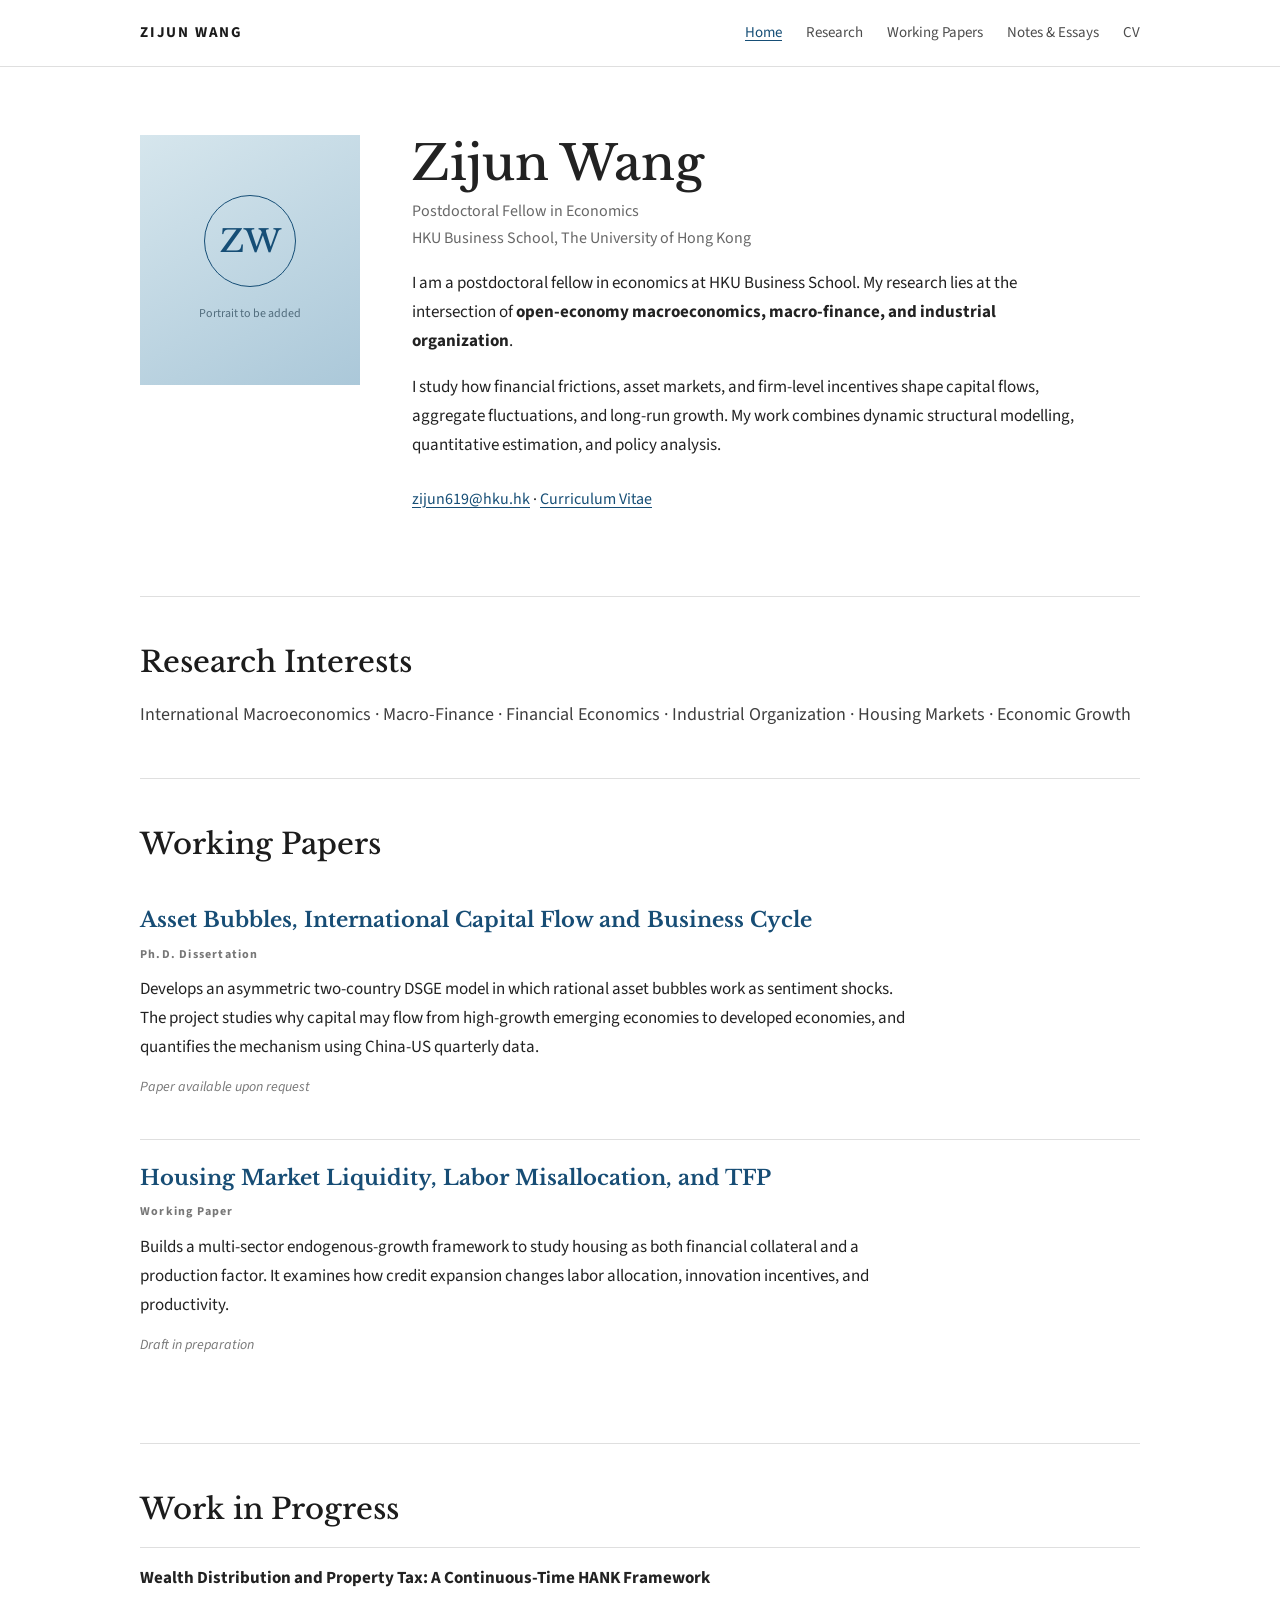
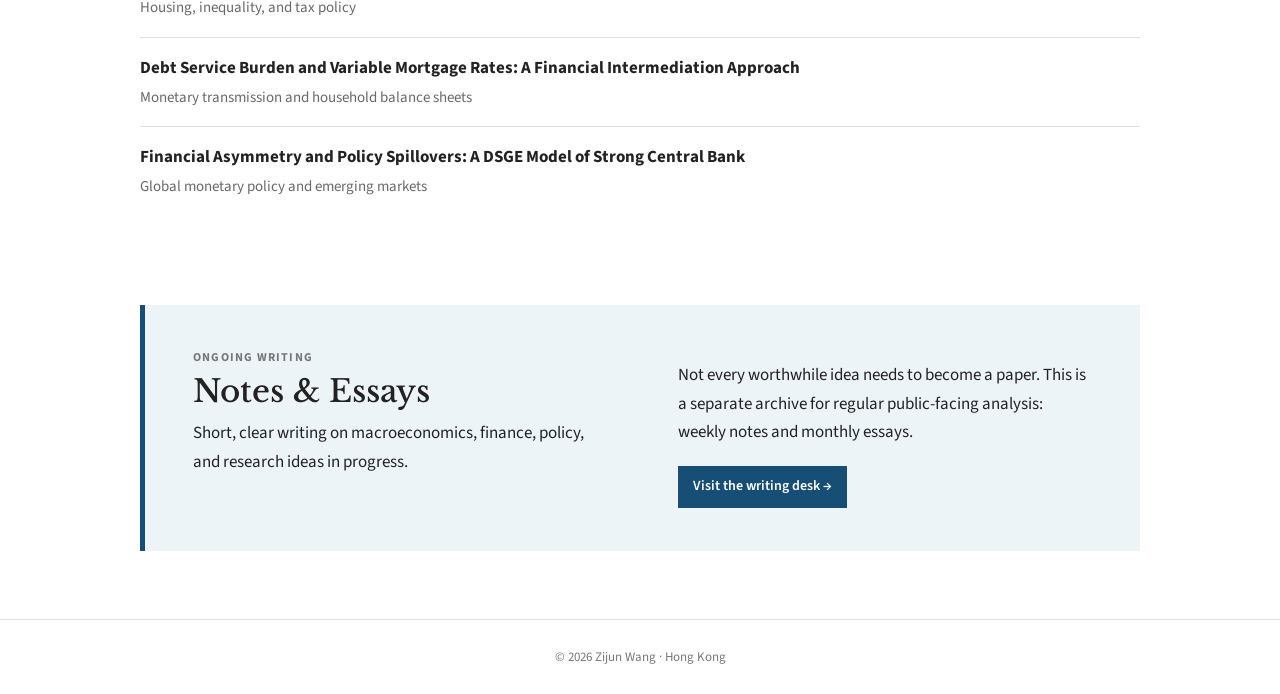
<file: index.html>
<!doctype html>
<html lang="en">
<head>
  <meta charset="utf-8"><meta name="viewport" content="width=device-width, initial-scale=1">
  <meta name="description" content="Zijun Wang - Postdoctoral Fellow in Economics at HKU Business School.">
  <title>Zijun Wang | Economist</title>
  <link rel="preconnect" href="https://fonts.googleapis.com"><link rel="preconnect" href="https://fonts.gstatic.com" crossorigin>
  <link href="https://fonts.googleapis.com/css2?family=Libre+Baskerville:ital,wght@0,400;0,700;1,400&family=Source+Sans+3:wght@400;600;700&display=swap" rel="stylesheet">
  <link rel="stylesheet" href="style.css">
</head>
<body>
  <header class="header"><div class="nav-wrap"><a class="wordmark" href="index.html">ZIJUN WANG</a><nav aria-label="Primary"><a class="active" href="index.html">Home</a><a href="#research">Research</a><a href="#papers">Working Papers</a><a href="notes.html">Notes &amp; Essays</a><a href="files/CV_Wang_Zijun.pdf">CV</a></nav></div></header>
  <main class="page">
    <section class="intro-grid">
      <div class="portrait" aria-label="Placeholder for a professional photograph"><span>ZW</span><small>Portrait to be added</small></div>
      <div class="bio">
        <h1>Zijun Wang</h1>
        <p class="role">Postdoctoral Fellow in Economics<br>HKU Business School, The University of Hong Kong</p>
        <p>I am a postdoctoral fellow in economics at HKU Business School. My research lies at the intersection of <strong>open-economy macroeconomics, macro-finance, and industrial organization</strong>.</p>
        <p>I study how financial frictions, asset markets, and firm-level incentives shape capital flows, aggregate fluctuations, and long-run growth. My work combines dynamic structural modelling, quantitative estimation, and policy analysis.</p>
        <p class="contact-line"><a href="mailto:zijun619@hku.hk">zijun619@hku.hk</a> · <a href="files/CV_Wang_Zijun.pdf">Curriculum Vitae</a></p>
      </div>
    </section>

    <section id="research" class="content-section"><h2>Research Interests</h2><p class="interests">International Macroeconomics · Macro-Finance · Financial Economics · Industrial Organization · Housing Markets · Economic Growth</p></section>

    <section id="papers" class="content-section"><h2>Working Papers</h2>
      <article class="paper"><h3>Asset Bubbles, International Capital Flow and Business Cycle</h3><p class="paper-meta">Ph.D. Dissertation</p><p>Develops an asymmetric two-country DSGE model in which rational asset bubbles work as sentiment shocks. The project studies why capital may flow from high-growth emerging economies to developed economies, and quantifies the mechanism using China-US quarterly data.</p><p class="paper-links"><span>Paper available upon request</span></p></article>
      <article class="paper"><h3>Housing Market Liquidity, Labor Misallocation, and TFP</h3><p class="paper-meta">Working Paper</p><p>Builds a multi-sector endogenous-growth framework to study housing as both financial collateral and a production factor. It examines how credit expansion changes labor allocation, innovation incentives, and productivity.</p><p class="paper-links"><span>Draft in preparation</span></p></article>
    </section>

    <section class="content-section"><h2>Work in Progress</h2>
      <ul class="work-list"><li><strong>Wealth Distribution and Property Tax: A Continuous-Time HANK Framework</strong><span>Housing, inequality, and tax policy</span></li><li><strong>Debt Service Burden and Variable Mortgage Rates: A Financial Intermediation Approach</strong><span>Monetary transmission and household balance sheets</span></li><li><strong>Financial Asymmetry and Policy Spillovers: A DSGE Model of Strong Central Bank</strong><span>Global monetary policy and emerging markets</span></li></ul>
    </section>

    <section class="notes-banner"><div><p class="kicker">ONGOING WRITING</p><h2>Notes &amp; Essays</h2><p>Short, clear writing on macroeconomics, finance, policy, and research ideas in progress.</p></div><div class="notes-action"><p>Not every worthwhile idea needs to become a paper. This is a separate archive for regular public-facing analysis: weekly notes and monthly essays.</p><a class="button" href="notes.html">Visit the writing desk →</a></div></section>
  </main>
  <footer>© 2026 Zijun Wang · Hong Kong</footer>
</body></html>
</file>
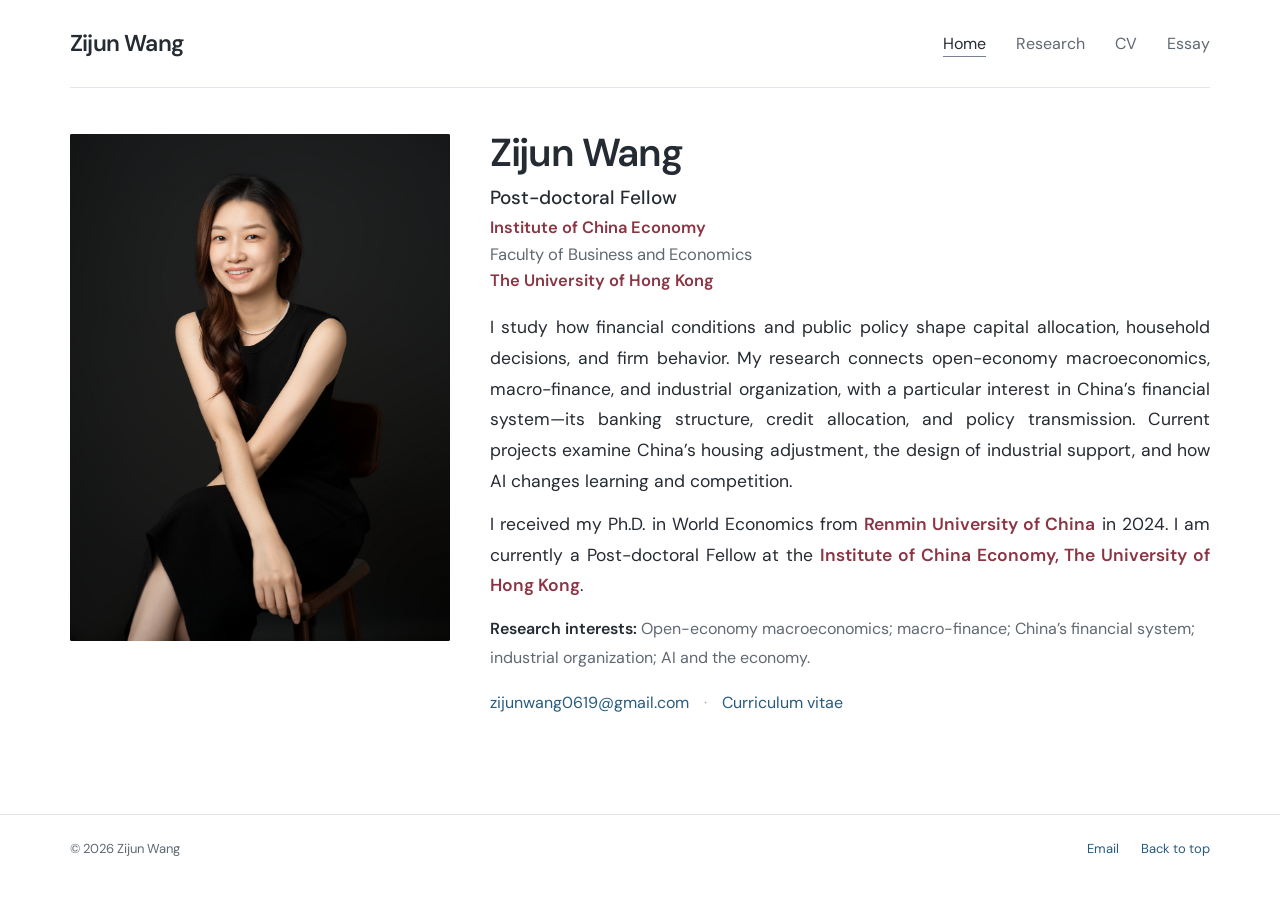
<file: docs/index.html>
<!doctype html>
<html lang="en">
<head>
  <meta charset="utf-8">
  <meta name="viewport" content="width=device-width, initial-scale=1">
  <meta name="description" content="Zijun Wang, Post-doctoral Fellow at the Institute of China Economy, Faculty of Business and Economics, The University of Hong Kong. Research in macroeconomics, macro-finance, China’s financial system, industrial organization, and AI.">
  <meta name="theme-color" content="#ffffff">
  <title>Zijun Wang | Economics</title>
  <link rel="stylesheet" href="fonts/fonts.css">
  <link rel="stylesheet" href="style.css?v=20261025-pages">
  <link rel="icon" href="favicon.svg" type="image/svg+xml">
</head>
<body>
  <a class="skip-link" href="#main">Skip to content</a>
  <header class="site-header">
    <div class="shell header-inner">
      <a class="wordmark" href="index.html">Zijun Wang</a>
      <nav class="primary-nav" aria-label="Primary navigation">
        <a href="index.html" aria-current="page">Home</a>
        <a href="research.html">Research</a>
        <a href="files/CV_Wang_Zijun.pdf">CV</a>
        <a href="notes.html">Essay</a>
      </nav>
    </div>
  </header>

  <main class="shell home-main" id="main">
    <section class="profile-grid" id="about" aria-labelledby="name">
      <figure class="portrait">
        <img class="profile-photo" src="images/zijun-wang-portrait.jpg" width="380" height="507" alt="Portrait of Zijun Wang" fetchpriority="high">
      </figure>
      <div class="profile-content">
        <div class="profile-heading">
          <h1 id="name">Zijun Wang</h1>
          <p class="profile-subtitle">Post-doctoral Fellow</p>
          <p class="profile-affiliation"><a class="institution-link" href="https://ice.hkubs.hku.hk/">Institute of China Economy</a><br>Faculty of Business and Economics<br><a class="institution-link" href="https://www.hku.hk/">The University of Hong Kong</a></p>
        </div>
        <p class="bio">I study how financial conditions and public policy shape capital allocation, household decisions, and firm behavior. My research connects open-economy macroeconomics, macro-finance, and industrial organization, with a particular interest in China’s financial system—its banking structure, credit allocation, and policy transmission. Current projects examine China’s housing adjustment, the design of industrial support, and how AI changes learning and competition.</p>
        <p class="bio">I received my Ph.D. in World Economics from <a class="institution-link" href="https://en.ruc.edu.cn/">Renmin University of China</a> in 2024. I am currently a Post-doctoral Fellow at the <a class="institution-link" href="https://ice.hkubs.hku.hk/home/people/">Institute of China Economy, The University of Hong Kong</a>.</p>
        <p class="research-fields"><strong>Research interests:</strong> Open-economy macroeconomics; macro-finance; China’s financial system; industrial organization; AI and the economy.</p>
        <div class="profile-links"><a href="mailto:zijunwang0619@gmail.com">zijunwang0619@gmail.com</a><span aria-hidden="true">·</span><a href="files/CV_Wang_Zijun.pdf">Curriculum vitae</a></div>
      </div>
    </section>

  </main>
  <footer class="site-footer"><div class="shell footer-inner"><p>© 2026 Zijun Wang</p><div class="footer-links"><a href="mailto:zijunwang0619@gmail.com">Email</a><a href="#main">Back to top</a></div></div></footer>
</body>
</html>
</file>
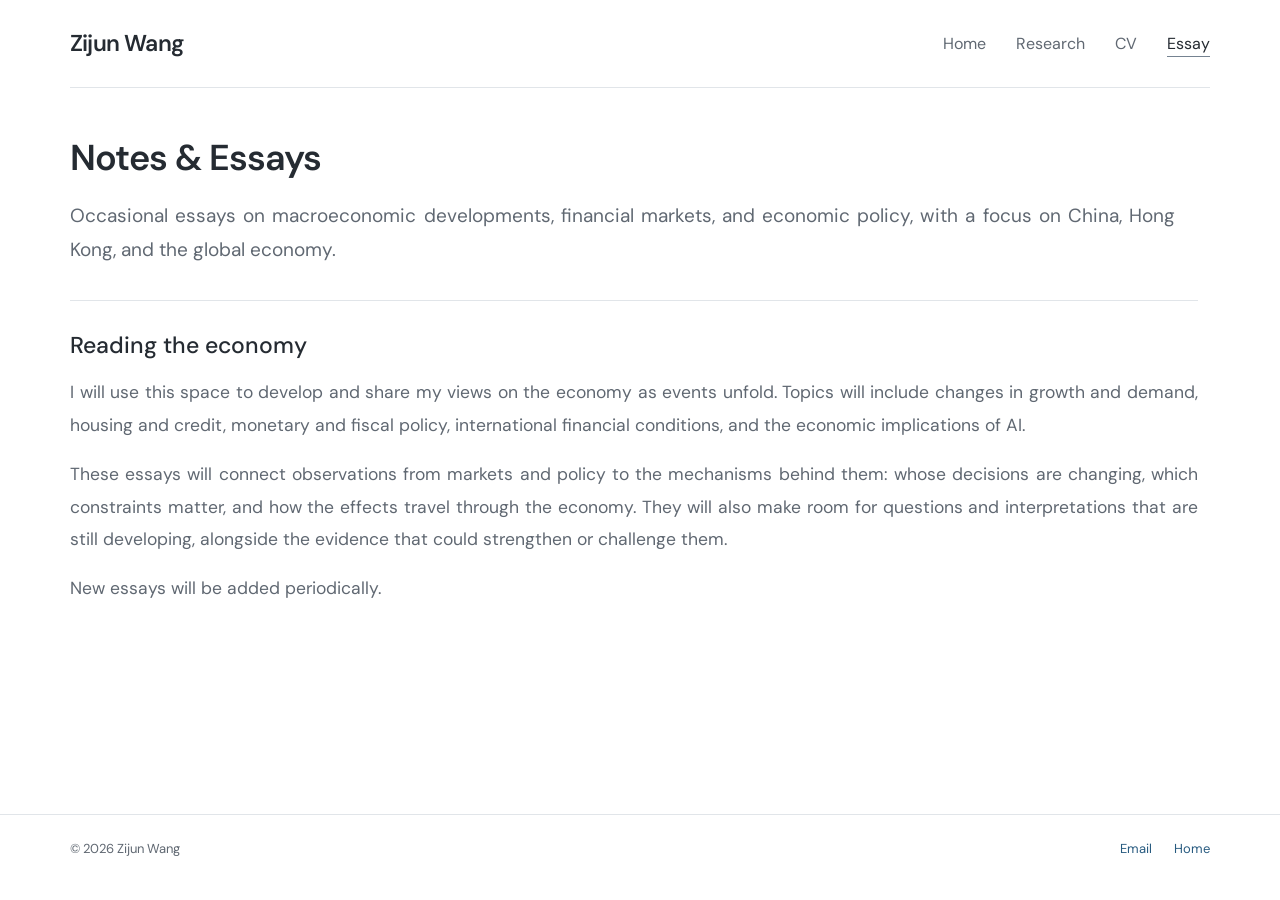
<file: docs/notes.html>
<!doctype html>
<html lang="en">
<head>
  <meta charset="utf-8">
  <meta name="viewport" content="width=device-width, initial-scale=1">
  <meta name="description" content="Notes and essays on economics, finance and policy by Zijun Wang.">
  <title>Essay | Zijun Wang</title>
  <meta name="theme-color" content="#ffffff">
  <link rel="stylesheet" href="fonts/fonts.css">
  <link rel="icon" href="favicon.svg" type="image/svg+xml">
  <link rel="stylesheet" href="style.css?v=20261025-pages">
</head>
<body>
  <a class="skip-link" href="#main">Skip to content</a>
  <header class="site-header">
    <div class="shell header-inner">
      <a class="wordmark" href="index.html" aria-label="Zijun Wang, home">
        <span class="wordmark-en">Zijun Wang</span>
      </a>
      <nav class="primary-nav" aria-label="Primary navigation">
        <a href="index.html">Home</a>
        <a href="research.html">Research</a>
        <a href="files/CV_Wang_Zijun.pdf" class="nav-cv">CV</a>
        <a href="notes.html" aria-current="page">Essay</a>
      </nav>
    </div>
  </header>

  <main id="main" class="shell notes-main">
    <h1 class="page-title">Notes &amp; Essays</h1>
    <p class="page-deck">Occasional essays on macroeconomic developments, financial markets, and economic policy, with a focus on China, Hong Kong, and the global economy.</p>
    <section class="writing-intro" aria-labelledby="writing-about">
      <h2 id="writing-about" class="archive-heading">Reading the economy</h2>
      <p>I will use this space to develop and share my views on the economy as events unfold. Topics will include changes in growth and demand, housing and credit, monetary and fiscal policy, international financial conditions, and the economic implications of AI.</p>
      <p>These essays will connect observations from markets and policy to the mechanisms behind them: whose decisions are changing, which constraints matter, and how the effects travel through the economy. They will also make room for questions and interpretations that are still developing, alongside the evidence that could strengthen or challenge them.</p>
      <p>New essays will be added periodically.</p>
    </section>
  </main>

  <footer class="site-footer">
    <div class="shell footer-inner">
      <span class="footer-name">© 2026 Zijun Wang</span>
      <div class="footer-links">
        <a href="mailto:zijunwang0619@gmail.com">Email</a>
        <a href="index.html">Home</a>
      </div>
    </div>
  </footer>
</body>
</html>
</file>
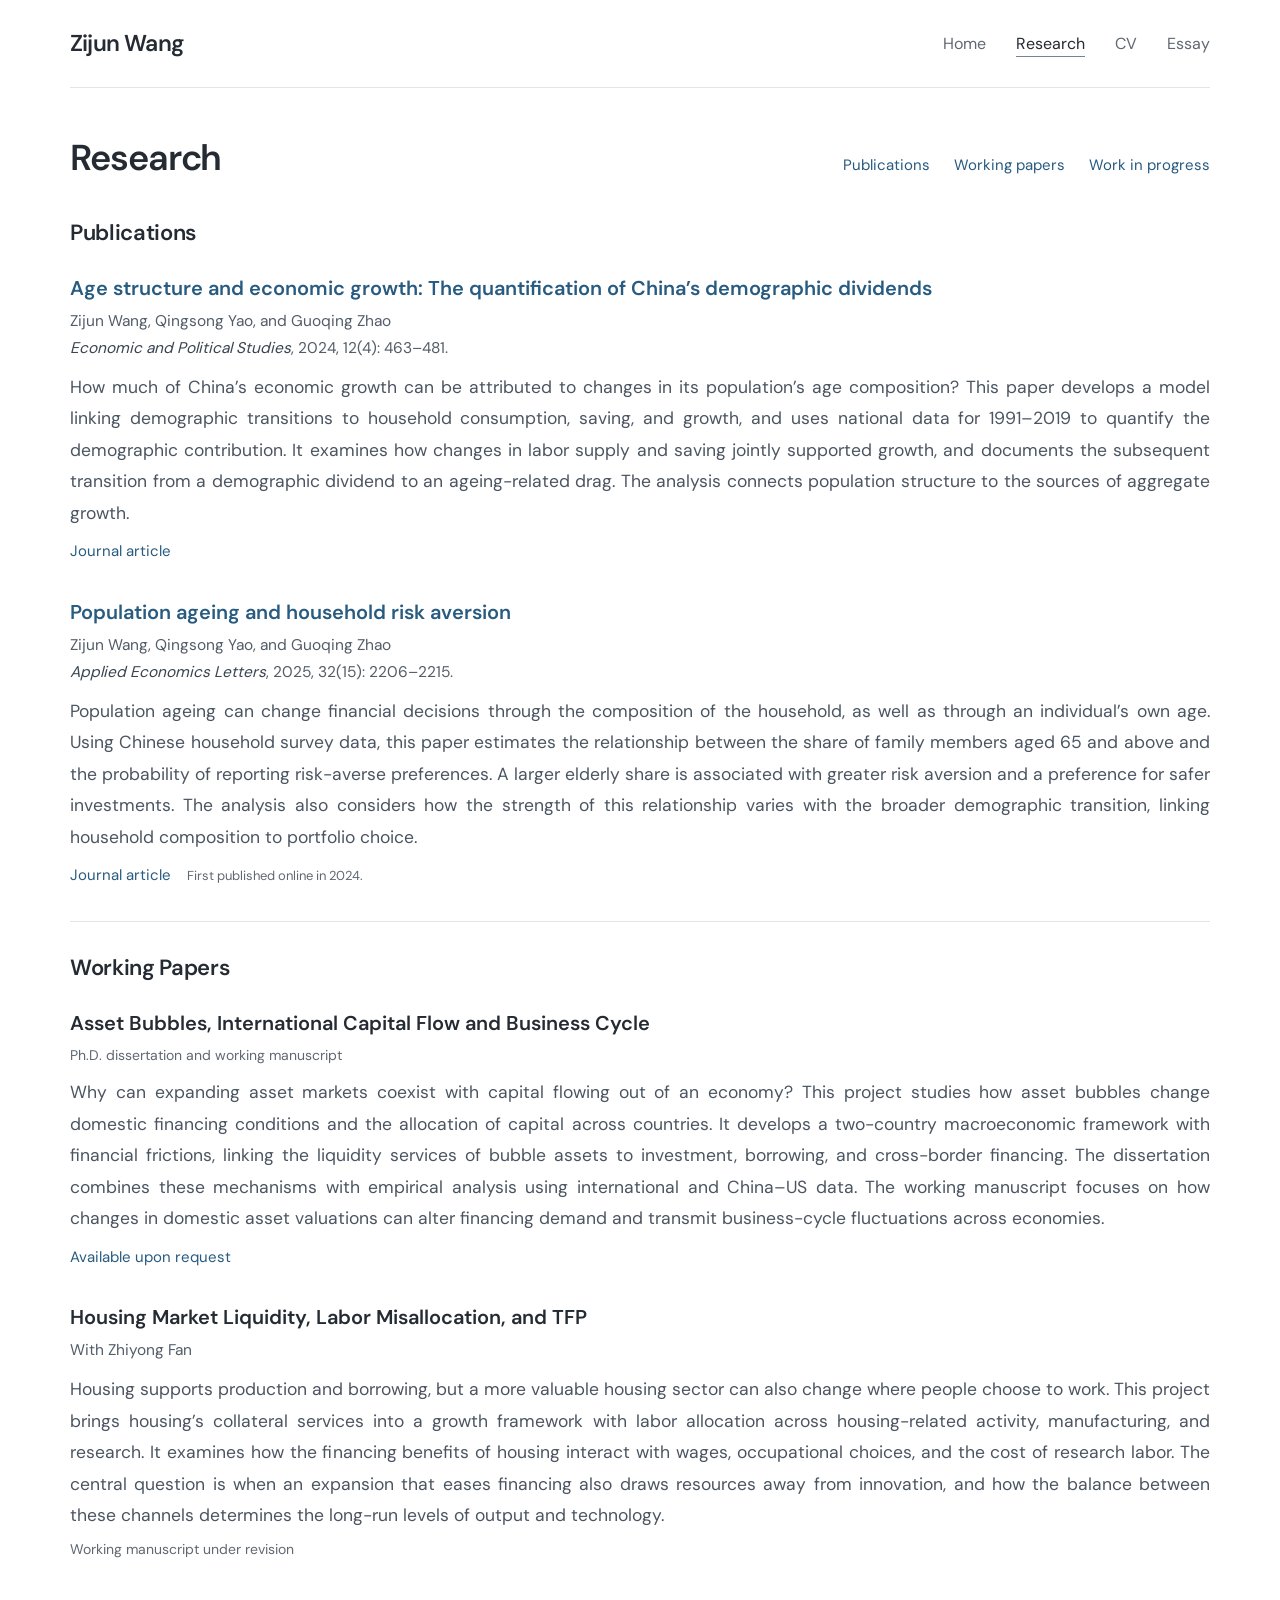
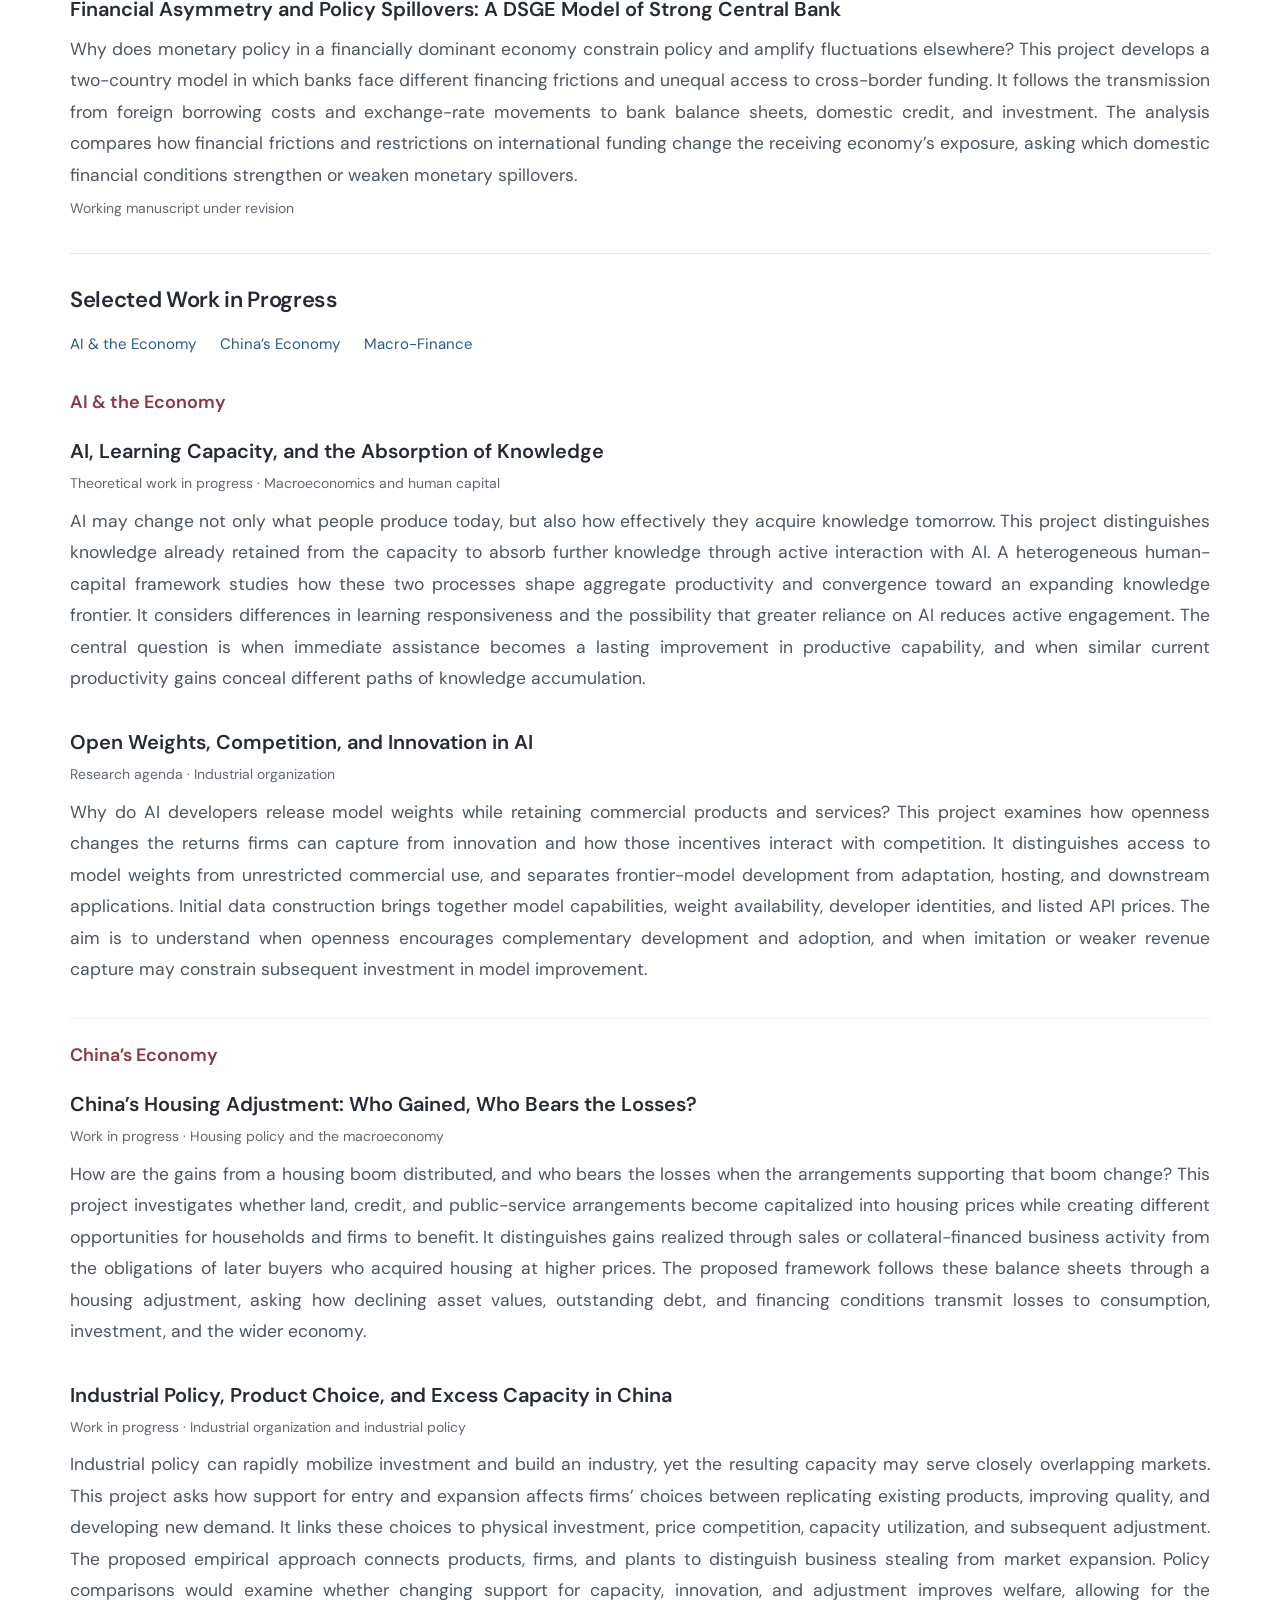
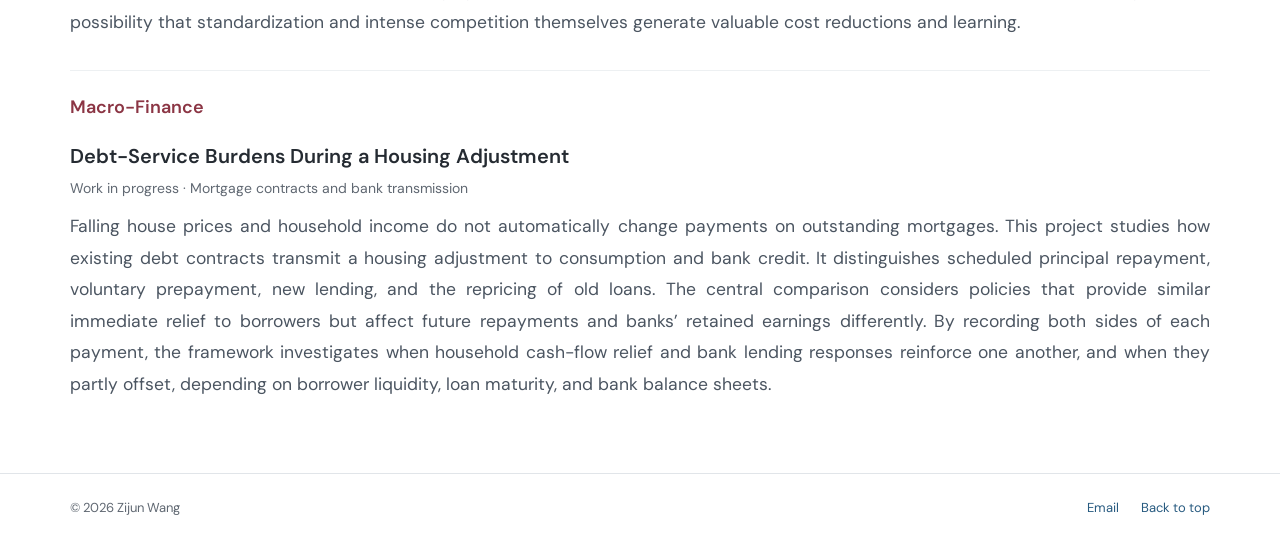
<file: docs/research.html>
<!doctype html>
<html lang="en">
<head>
  <meta charset="utf-8">
  <meta name="viewport" content="width=device-width, initial-scale=1">
  <meta name="description" content="Publications, working papers, and ongoing research by Zijun Wang in macroeconomics, macro-finance, China’s economy, industrial organization, and AI.">
  <meta name="theme-color" content="#ffffff">
  <title>Research | Zijun Wang</title>
  <link rel="stylesheet" href="fonts/fonts.css">
  <link rel="stylesheet" href="style.css?v=20261025-pages">
  <link rel="icon" href="favicon.svg" type="image/svg+xml">
</head>
<body>
  <a class="skip-link" href="#main">Skip to content</a>
  <header class="site-header">
    <div class="shell header-inner">
      <a class="wordmark" href="index.html">Zijun Wang</a>
      <nav class="primary-nav" aria-label="Primary navigation">
        <a href="index.html">Home</a>
        <a href="research.html" aria-current="page">Research</a>
        <a href="files/CV_Wang_Zijun.pdf">CV</a>
        <a href="notes.html">Essay</a>
      </nav>
    </div>
  </header>

  <main class="shell research-main" id="main">
    <div class="research-header" id="research">
      <h1 class="page-title">Research</h1>
      <nav class="research-jump" aria-label="Research sections"><a href="#publications">Publications</a><a href="#working-papers">Working papers</a><a href="#work-in-progress">Work in progress</a></nav>
    </div>

    <section class="research-section" id="publications" aria-labelledby="publications-title">
      <h2 class="group-title" id="publications-title">Publications</h2>
      <article class="paper">
        <h3 class="paper-title"><a href="https://doi.org/10.1080/20954816.2024.2346958">Age structure and economic growth: The quantification of China’s demographic dividends</a></h3>
        <p class="paper-authors">Zijun Wang, Qingsong Yao, and Guoqing Zhao</p>
        <p class="paper-venue"><em>Economic and Political Studies</em>, 2024, 12(4): 463–481.</p>
        <p class="paper-description">How much of China’s economic growth can be attributed to changes in its population’s age composition? This paper develops a model linking demographic transitions to household consumption, saving, and growth, and uses national data for 1991–2019 to quantify the demographic contribution. It examines how changes in labor supply and saving jointly supported growth, and documents the subsequent transition from a demographic dividend to an ageing-related drag. The analysis connects population structure to the sources of aggregate growth.</p>
        <p class="paper-links"><a href="https://doi.org/10.1080/20954816.2024.2346958">Journal article</a></p>
      </article>
      <article class="paper">
        <h3 class="paper-title"><a href="https://doi.org/10.1080/13504851.2024.2332562">Population ageing and household risk aversion</a></h3>
        <p class="paper-authors">Zijun Wang, Qingsong Yao, and Guoqing Zhao</p>
        <p class="paper-venue"><em>Applied Economics Letters</em>, 2025, 32(15): 2206–2215.</p>
        <p class="paper-description">Population ageing can change financial decisions through the composition of the household, as well as through an individual’s own age. Using Chinese household survey data, this paper estimates the relationship between the share of family members aged 65 and above and the probability of reporting risk-averse preferences. A larger elderly share is associated with greater risk aversion and a preference for safer investments. The analysis also considers how the strength of this relationship varies with the broader demographic transition, linking household composition to portfolio choice.</p>
        <p class="paper-links"><a href="https://doi.org/10.1080/13504851.2024.2332562">Journal article</a><span class="publication-note">First published online in 2024.</span></p>
      </article>
    </section>

    <section class="research-section" id="working-papers" aria-labelledby="working-title">
      <h2 class="group-title" id="working-title">Working Papers</h2>
      <article class="paper">
        <h3 class="paper-title">Asset Bubbles, International Capital Flow and Business Cycle</h3>
        <p class="paper-status">Ph.D. dissertation and working manuscript</p>
        <p class="paper-description">Why can expanding asset markets coexist with capital flowing out of an economy? This project studies how asset bubbles change domestic financing conditions and the allocation of capital across countries. It develops a two-country macroeconomic framework with financial frictions, linking the liquidity services of bubble assets to investment, borrowing, and cross-border financing. The dissertation combines these mechanisms with empirical analysis using international and China–US data. The working manuscript focuses on how changes in domestic asset valuations can alter financing demand and transmit business-cycle fluctuations across economies.</p>
        <p class="paper-links"><a href="mailto:zijunwang0619@gmail.com?subject=Paper%20request%3A%20Asset%20Bubbles%20and%20International%20Capital%20Flow">Available upon request</a></p>
      </article>
      <article class="paper">
        <h3 class="paper-title">Housing Market Liquidity, Labor Misallocation, and TFP</h3>
        <p class="paper-authors">With Zhiyong Fan</p>
        <p class="paper-description">Housing supports production and borrowing, but a more valuable housing sector can also change where people choose to work. This project brings housing’s collateral services into a growth framework with labor allocation across housing-related activity, manufacturing, and research. It examines how the financing benefits of housing interact with wages, occupational choices, and the cost of research labor. The central question is when an expansion that eases financing also draws resources away from innovation, and how the balance between these channels determines the long-run levels of output and technology.</p>
        <p class="paper-status">Working manuscript under revision</p>
      </article>
      <article class="paper">
        <h3 class="paper-title">Financial Asymmetry and Policy Spillovers: A DSGE Model of Strong Central Bank</h3>
        <p class="paper-description">Why does monetary policy in a financially dominant economy constrain policy and amplify fluctuations elsewhere? This project develops a two-country model in which banks face different financing frictions and unequal access to cross-border funding. It follows the transmission from foreign borrowing costs and exchange-rate movements to bank balance sheets, domestic credit, and investment. The analysis compares how financial frictions and restrictions on international funding change the receiving economy’s exposure, asking which domestic financial conditions strengthen or weaken monetary spillovers.</p>
        <p class="paper-status">Working manuscript under revision</p>
      </article>
    </section>

    <section class="research-section" id="work-in-progress" aria-labelledby="progress-title">
      <h2 class="group-title" id="progress-title">Selected Work in Progress</h2>
      <nav class="progress-jump" aria-label="Work in progress themes"><a href="#ai-economy">AI &amp; the Economy</a><a href="#china-economy">China’s Economy</a><a href="#macro-finance">Macro-Finance</a></nav>

      <section class="research-theme" id="ai-economy" aria-labelledby="ai-title">
        <h3 class="theme-title" id="ai-title">AI &amp; the Economy</h3>
        <article class="paper">
          <h4 class="paper-title">AI, Learning Capacity, and the Absorption of Knowledge</h4>
          <p class="paper-status">Theoretical work in progress · Macroeconomics and human capital</p>
          <p class="paper-description">AI may change not only what people produce today, but also how effectively they acquire knowledge tomorrow. This project distinguishes knowledge already retained from the capacity to absorb further knowledge through active interaction with AI. A heterogeneous human-capital framework studies how these two processes shape aggregate productivity and convergence toward an expanding knowledge frontier. It considers differences in learning responsiveness and the possibility that greater reliance on AI reduces active engagement. The central question is when immediate assistance becomes a lasting improvement in productive capability, and when similar current productivity gains conceal different paths of knowledge accumulation.</p>
        </article>
        <article class="paper">
          <h4 class="paper-title">Open Weights, Competition, and Innovation in AI</h4>
          <p class="paper-status">Research agenda · Industrial organization</p>
          <p class="paper-description">Why do AI developers release model weights while retaining commercial products and services? This project examines how openness changes the returns firms can capture from innovation and how those incentives interact with competition. It distinguishes access to model weights from unrestricted commercial use, and separates frontier-model development from adaptation, hosting, and downstream applications. Initial data construction brings together model capabilities, weight availability, developer identities, and listed API prices. The aim is to understand when openness encourages complementary development and adoption, and when imitation or weaker revenue capture may constrain subsequent investment in model improvement.</p>
        </article>
      </section>

      <section class="research-theme" id="china-economy" aria-labelledby="china-title">
        <h3 class="theme-title" id="china-title">China’s Economy</h3>
        <article class="paper">
          <h4 class="paper-title">China’s Housing Adjustment: Who Gained, Who Bears the Losses?</h4>
          <p class="paper-status">Work in progress · Housing policy and the macroeconomy</p>
          <p class="paper-description">How are the gains from a housing boom distributed, and who bears the losses when the arrangements supporting that boom change? This project investigates whether land, credit, and public-service arrangements become capitalized into housing prices while creating different opportunities for households and firms to benefit. It distinguishes gains realized through sales or collateral-financed business activity from the obligations of later buyers who acquired housing at higher prices. The proposed framework follows these balance sheets through a housing adjustment, asking how declining asset values, outstanding debt, and financing conditions transmit losses to consumption, investment, and the wider economy.</p>
        </article>
        <article class="paper">
          <h4 class="paper-title">Industrial Policy, Product Choice, and Excess Capacity in China</h4>
          <p class="paper-status">Work in progress · Industrial organization and industrial policy</p>
          <p class="paper-description">Industrial policy can rapidly mobilize investment and build an industry, yet the resulting capacity may serve closely overlapping markets. This project asks how support for entry and expansion affects firms’ choices between replicating existing products, improving quality, and developing new demand. It links these choices to physical investment, price competition, capacity utilization, and subsequent adjustment. The proposed empirical approach connects products, firms, and plants to distinguish business stealing from market expansion. Policy comparisons would examine whether changing support for capacity, innovation, and adjustment improves welfare, allowing for the possibility that standardization and intense competition themselves generate valuable cost reductions and learning.</p>
        </article>
      </section>

      <section class="research-theme" id="macro-finance" aria-labelledby="macro-title">
        <h3 class="theme-title" id="macro-title">Macro-Finance</h3>
        <article class="paper">
          <h4 class="paper-title">Debt-Service Burdens During a Housing Adjustment</h4>
          <p class="paper-status">Work in progress · Mortgage contracts and bank transmission</p>
          <p class="paper-description">Falling house prices and household income do not automatically change payments on outstanding mortgages. This project studies how existing debt contracts transmit a housing adjustment to consumption and bank credit. It distinguishes scheduled principal repayment, voluntary prepayment, new lending, and the repricing of old loans. The central comparison considers policies that provide similar immediate relief to borrowers but affect future repayments and banks’ retained earnings differently. By recording both sides of each payment, the framework investigates when household cash-flow relief and bank lending responses reinforce one another, and when they partly offset, depending on borrower liquidity, loan maturity, and bank balance sheets.</p>
        </article>
      </section>
    </section>
  </main>
  <footer class="site-footer"><div class="shell footer-inner"><p>© 2026 Zijun Wang</p><div class="footer-links"><a href="mailto:zijunwang0619@gmail.com">Email</a><a href="#main">Back to top</a></div></div></footer>
</body>
</html>
</file>
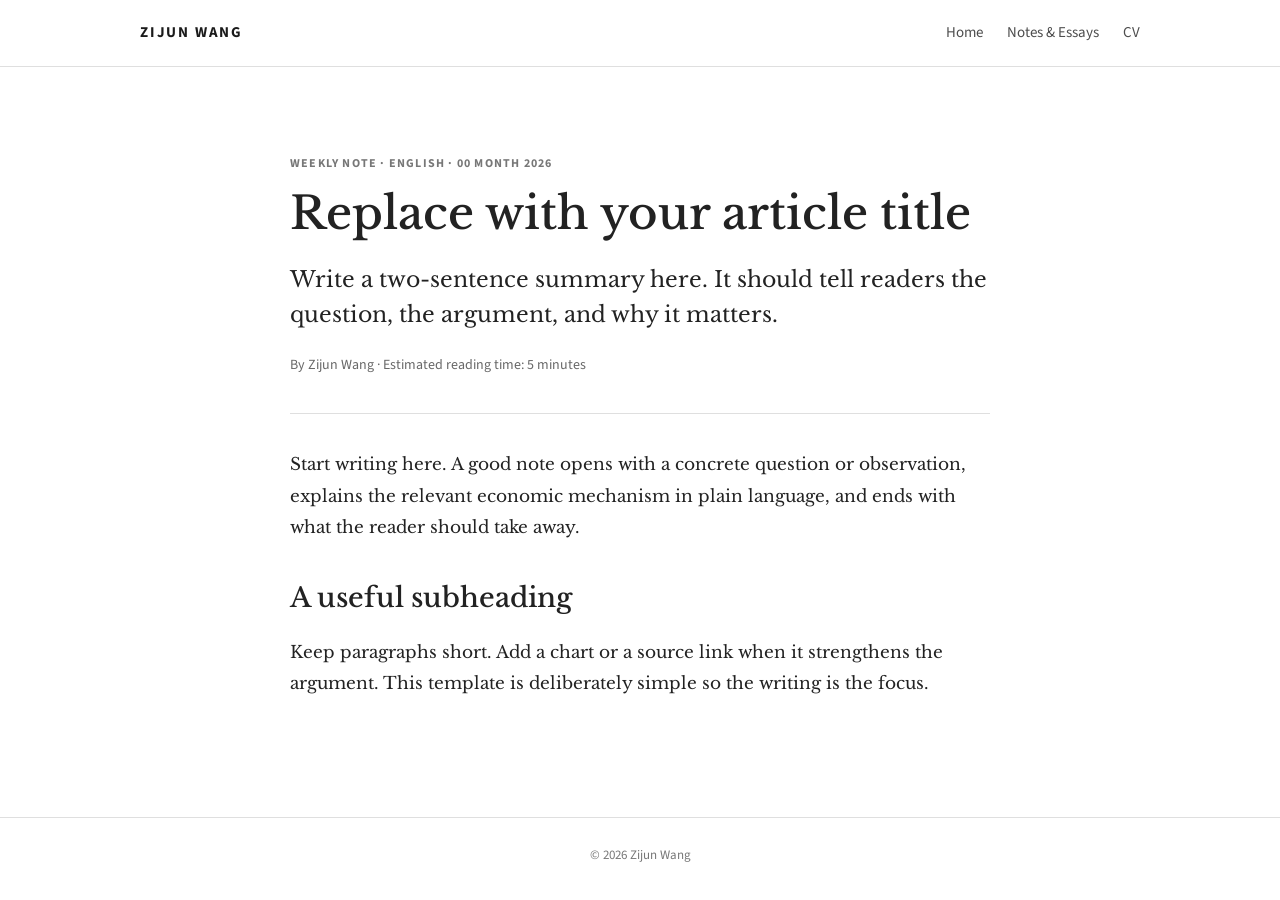
<file: economics-academic-homepage/article-template.html>
<!doctype html>
<html lang="en">
<head>
  <meta charset="utf-8"><meta name="viewport" content="width=device-width, initial-scale=1"><title>Article Title | Zijun Wang</title>
  <link rel="preconnect" href="https://fonts.googleapis.com"><link rel="preconnect" href="https://fonts.gstatic.com" crossorigin>
  <link href="https://fonts.googleapis.com/css2?family=Libre+Baskerville:ital,wght@0,400;0,700;1,400&family=Source+Sans+3:wght@400;600;700&display=swap" rel="stylesheet"><link rel="stylesheet" href="style.css">
</head>
<body><header class="header"><div class="nav-wrap"><a class="wordmark" href="index.html">ZIJUN WANG</a><nav><a href="index.html">Home</a><a href="notes.html">Notes &amp; Essays</a><a href="files/CV_Wang_Zijun.pdf">CV</a></nav></div></header>
<main class="article-page"><p class="kicker">WEEKLY NOTE · ENGLISH · 00 MONTH 2026</p><h1>Replace with your article title</h1><p class="article-deck">Write a two-sentence summary here. It should tell readers the question, the argument, and why it matters.</p><p class="byline">By Zijun Wang · Estimated reading time: 5 minutes</p><hr><article class="article-body"><p>Start writing here. A good note opens with a concrete question or observation, explains the relevant economic mechanism in plain language, and ends with what the reader should take away.</p><h2>A useful subheading</h2><p>Keep paragraphs short. Add a chart or a source link when it strengthens the argument. This template is deliberately simple so the writing is the focus.</p></article></main><footer>© 2026 Zijun Wang</footer></body></html>
</file>
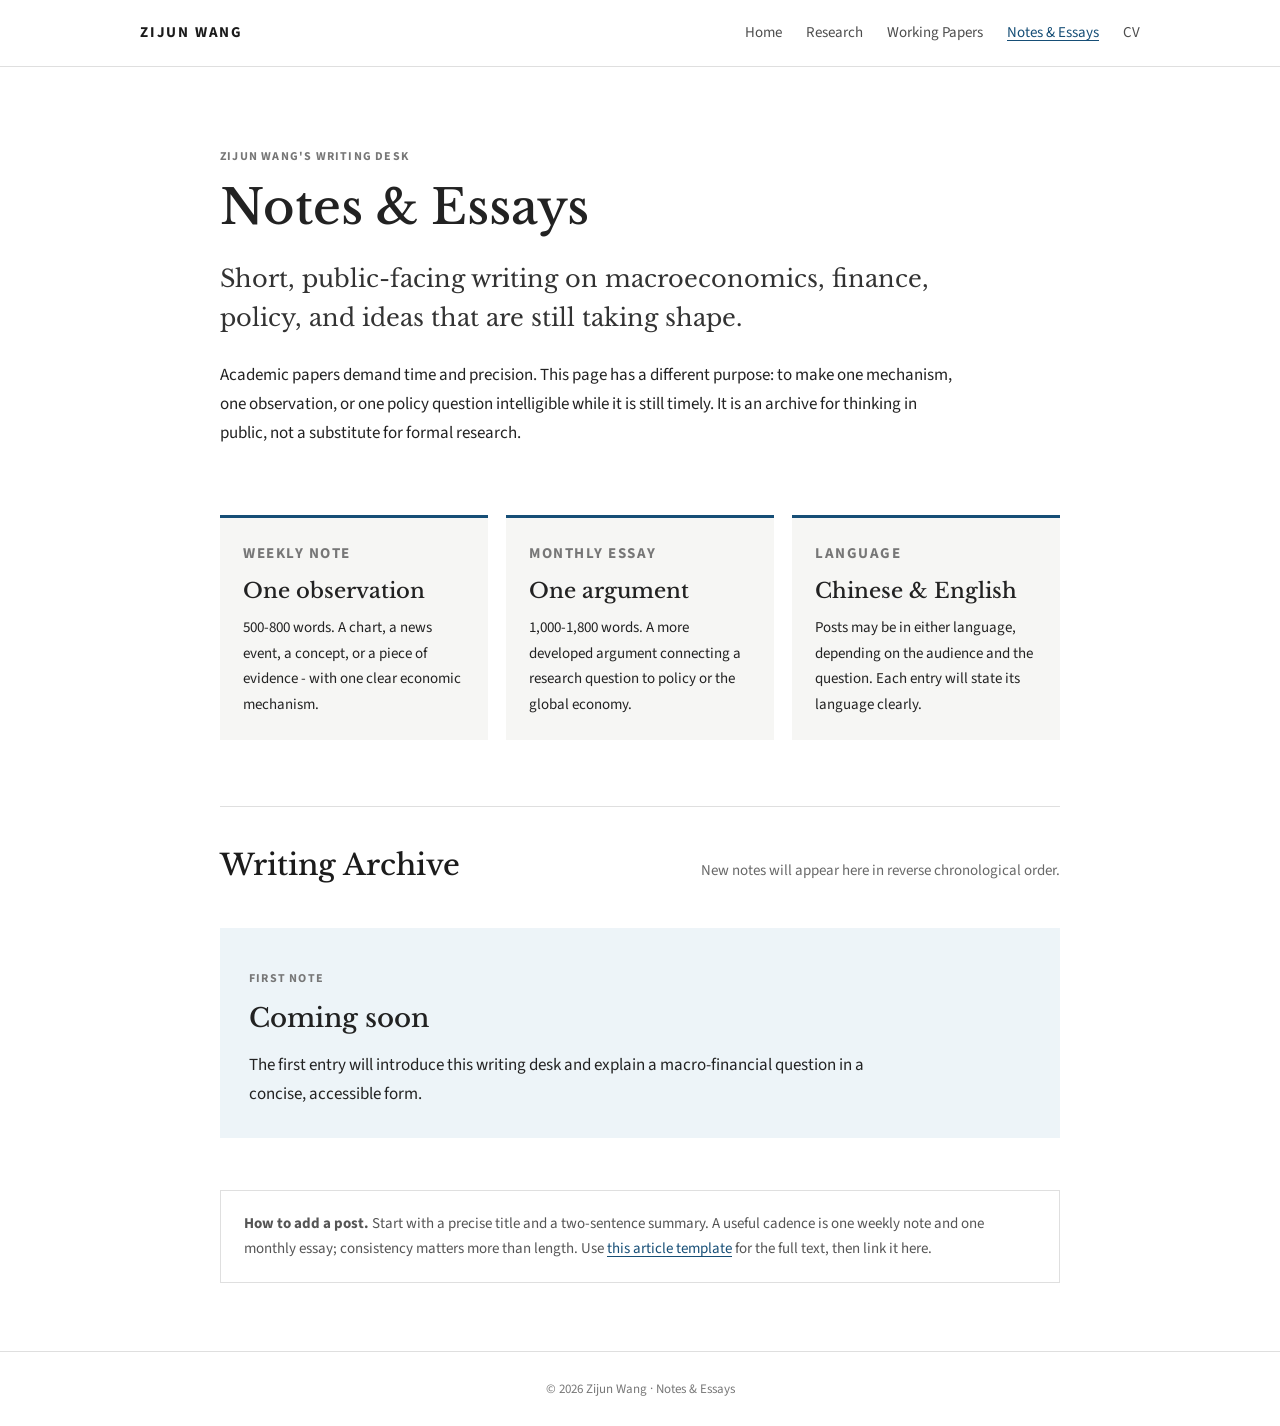
<file: economics-academic-homepage/notes.html>
<!doctype html>
<html lang="en">
<head>
  <meta charset="utf-8"><meta name="viewport" content="width=device-width, initial-scale=1">
  <meta name="description" content="Notes and essays by economist Zijun Wang."><title>Notes & Essays | Zijun Wang</title>
  <link rel="preconnect" href="https://fonts.googleapis.com"><link rel="preconnect" href="https://fonts.gstatic.com" crossorigin>
  <link href="https://fonts.googleapis.com/css2?family=Libre+Baskerville:ital,wght@0,400;0,700;1,400&family=Source+Sans+3:wght@400;600;700&display=swap" rel="stylesheet">
  <link rel="stylesheet" href="style.css">
</head>
<body>
  <header class="header"><div class="nav-wrap"><a class="wordmark" href="index.html">ZIJUN WANG</a><nav aria-label="Primary"><a href="index.html">Home</a><a href="index.html#research">Research</a><a href="index.html#papers">Working Papers</a><a class="active" href="notes.html">Notes &amp; Essays</a><a href="files/CV_Wang_Zijun.pdf">CV</a></nav></div></header>
  <main class="page notes-page">
    <section class="notes-intro"><p class="kicker">ZIJUN WANG'S WRITING DESK</p><h1>Notes &amp; Essays</h1><p class="large-copy">Short, public-facing writing on macroeconomics, finance, policy, and ideas that are still taking shape.</p><p>Academic papers demand time and precision. This page has a different purpose: to make one mechanism, one observation, or one policy question intelligible while it is still timely. It is an archive for thinking in public, not a substitute for formal research.</p></section>
    <section class="writing-rhythm"><article><p class="kicker">WEEKLY NOTE</p><h2>One observation</h2><p>500-800 words. A chart, a news event, a concept, or a piece of evidence - with one clear economic mechanism.</p></article><article><p class="kicker">MONTHLY ESSAY</p><h2>One argument</h2><p>1,000-1,800 words. A more developed argument connecting a research question to policy or the global economy.</p></article><article><p class="kicker">LANGUAGE</p><h2>Chinese &amp; English</h2><p>Posts may be in either language, depending on the audience and the question. Each entry will state its language clearly.</p></article></section>
    <section class="archive"><div class="archive-heading"><h2>Writing Archive</h2><p>New notes will appear here in reverse chronological order.</p></div><article class="empty-entry"><p class="kicker">FIRST NOTE</p><h3>Coming soon</h3><p>The first entry will introduce this writing desk and explain a macro-financial question in a concise, accessible form.</p></article></section>
    <aside class="editorial-note"><strong>How to add a post.</strong> Start with a precise title and a two-sentence summary. A useful cadence is one weekly note and one monthly essay; consistency matters more than length. Use <a href="article-template.html">this article template</a> for the full text, then link it here.</aside>
  </main>
  <footer>© 2026 Zijun Wang · Notes &amp; Essays</footer>
</body></html>
</file>
<file: style.css>
:root{--ink:#222;--muted:#686868;--rule:#dfdfdf;--blue:#164e76;--pale:#edf4f8;--paper:#fff}*{box-sizing:border-box}html{scroll-behavior:smooth}body{margin:0;color:var(--ink);background:var(--paper);font:17px/1.7 "Source Sans 3",Arial,sans-serif}a{color:var(--blue);text-underline-offset:3px}.header{border-bottom:1px solid var(--rule);background:#fff}.nav-wrap{display:flex;align-items:center;justify-content:space-between;max-width:1060px;margin:auto;padding:20px 30px}.wordmark{color:#1b1b1b;font-size:15px;font-weight:700;letter-spacing:.12em;text-decoration:none}nav{display:flex;gap:24px}nav a{color:#4d4d4d;font-size:15px;text-decoration:none}nav a:hover,nav a.active{color:var(--blue);text-decoration:underline}.page{max-width:1060px;margin:auto;padding:68px 30px}.intro-grid{display:grid;grid-template-columns:220px 1fr;gap:52px;align-items:start;padding-bottom:66px}.portrait{display:flex;flex-direction:column;justify-content:center;align-items:center;width:220px;height:250px;background:linear-gradient(150deg,#d6e6ed,#abc8d9);color:#164e76}.portrait span{display:grid;place-items:center;width:92px;height:92px;border:1px solid #164e76;border-radius:50%;font:500 31px "Libre Baskerville",serif}.portrait small{margin-top:17px;color:#526d7d;font-size:12px}.bio h1,.notes-intro h1,.article-page h1{margin:0 0 6px;font:500 48px/1.2 "Libre Baskerville",Georgia,serif}.role{margin:0 0 27px;color:var(--muted);font-size:16px}.bio p{max-width:670px;margin-bottom:17px}.contact-line{margin-top:26px!important;font-size:16px}.content-section{padding:47px 0;border-top:1px solid var(--rule)}.content-section h2,.archive-heading h2{margin:0 0 20px;color:#1c1c1c;font:500 29px "Libre Baskerville",Georgia,serif}.interests{margin:0;color:#3f3f3f;font-size:18px}.paper{padding:24px 0 28px;border-top:1px solid var(--rule)}.paper:first-of-type{border-top:0}.paper h3{margin:0 0 5px;color:#174d75;font:700 21px/1.38 "Libre Baskerville",Georgia,serif}.paper p{max-width:780px;margin:10px 0}.paper-meta,.kicker{color:#777;font-size:12px;font-weight:700;letter-spacing:.1em}.paper-links span{color:#777;font-size:14px;font-style:italic}.work-list{padding:0;margin:0;list-style:none}.work-list li{padding:16px 0;border-top:1px solid var(--rule)}.work-list span{display:block;margin-top:2px;color:var(--muted);font-size:15px}.notes-banner{display:grid;grid-template-columns:1fr 1fr;gap:70px;margin:42px 0 0;padding:43px 48px;background:var(--pale);border-left:5px solid var(--blue)}.notes-banner h2{margin:4px 0 9px;font:500 31px "Libre Baskerville",Georgia,serif}.notes-banner p{margin:0}.notes-action{padding-top:13px}.notes-action p{margin-bottom:19px}.button{display:inline-block;padding:9px 15px;background:var(--blue);color:#fff;font-size:14px;font-weight:600;text-decoration:none}.button:hover{background:#103b5b}footer{padding:26px 30px;border-top:1px solid var(--rule);color:#777;text-align:center;font-size:13px}.notes-page{max-width:900px}.notes-intro{max-width:780px;padding-bottom:50px}.notes-intro h1{margin-top:7px}.notes-intro p{max-width:740px}.large-copy{color:#333;font:400 24px/1.6 "Libre Baskerville",Georgia,serif}.writing-rhythm{display:grid;grid-template-columns:repeat(3,1fr);gap:18px;margin-bottom:66px}.writing-rhythm article{padding:23px;background:#f6f6f4;border-top:3px solid var(--blue)}.writing-rhythm h2{margin:12px 0 11px;font:500 21px "Libre Baskerville",Georgia,serif}.writing-rhythm p{margin:0;font-size:15px}.archive{padding-top:40px;border-top:1px solid var(--rule)}.archive-heading{display:flex;justify-content:space-between;gap:30px;align-items:baseline}.archive-heading p{margin:0;color:var(--muted);font-size:15px}.empty-entry{margin-top:25px;padding:29px;background:var(--pale)}.empty-entry h3{margin:7px 0;font:500 26px "Libre Baskerville",Georgia,serif}.empty-entry p:last-child{max-width:650px;margin-bottom:0}.editorial-note{margin-top:52px;padding:20px 23px;border:1px solid var(--rule);color:#555;font-size:15px}.article-page{max-width:760px;margin:auto;padding:75px 30px 100px}.article-page h1{margin-top:10px;font-size:45px}.article-deck{font:400 22px/1.6 "Libre Baskerville",Georgia,serif}.byline{color:var(--muted);font-size:14px}.article-page hr{margin:35px 0;border:0;border-top:1px solid var(--rule)}.article-body{font-family:"Libre Baskerville",Georgia,serif;font-size:17px;line-height:1.85}.article-body h2{margin-top:38px;font:500 27px "Libre Baskerville",Georgia,serif}@media(max-width:700px){.nav-wrap{align-items:flex-start;gap:15px;flex-direction:column;padding:18px 21px}nav{flex-wrap:wrap;gap:9px 17px}.page{padding:45px 21px}.intro-grid{grid-template-columns:1fr;gap:28px}.portrait{width:155px;height:175px}.content-section{padding:38px 0}.notes-banner,.writing-rhythm{grid-template-columns:1fr;gap:22px}.notes-banner{padding:30px 25px}.notes-action{padding-top:0}.archive-heading{display:block}.article-page{padding:55px 21px}.article-page h1,.bio h1,.notes-intro h1{font-size:36px}}
</file>
<file: docs/fonts/fonts.css>
@font-face {
  font-family: 'DM Sans';
  font-style: normal;
  font-weight: 400;
  font-display: swap;
  src: url(dm-sans-normal-400.ttf) format('truetype');
}
@font-face {
  font-family: 'DM Sans';
  font-style: normal;
  font-weight: 500;
  font-display: swap;
  src: url(dm-sans-normal-500.ttf) format('truetype');
}
@font-face {
  font-family: 'DM Sans';
  font-style: normal;
  font-weight: 600;
  font-display: swap;
  src: url(dm-sans-normal-600.ttf) format('truetype');
}
@font-face {
  font-family: 'DM Sans';
  font-style: normal;
  font-weight: 700;
  font-display: swap;
  src: url(dm-sans-normal-700.ttf) format('truetype');
}
@font-face {
  font-family: 'Newsreader';
  font-style: italic;
  font-weight: 400;
  font-display: swap;
  src: url(newsreader-italic-400.ttf) format('truetype');
}
@font-face {
  font-family: 'Newsreader';
  font-style: italic;
  font-weight: 500;
  font-display: swap;
  src: url(newsreader-italic-500.ttf) format('truetype');
}
@font-face {
  font-family: 'Newsreader';
  font-style: normal;
  font-weight: 400;
  font-display: swap;
  src: url(newsreader-normal-400.ttf) format('truetype');
}
@font-face {
  font-family: 'Newsreader';
  font-style: normal;
  font-weight: 500;
  font-display: swap;
  src: url(newsreader-normal-500.ttf) format('truetype');
}
</file>
<file: docs/style.css>
/* Academic site: separate home, research, and essay pages. */
:root{--ink:#252b32;--muted:#606872;--blue:#285b80;--accent:#8b3544;--rule:#e1e5e9;--paper:#fff;--sans:"DM Sans","Helvetica Neue",Arial,sans-serif}
*{box-sizing:border-box}
html{scroll-behavior:smooth;scroll-padding-top:26px}
body{margin:0;background:var(--paper);color:var(--ink);font:400 17.5px/1.75 var(--sans);-webkit-font-smoothing:antialiased}
p,h1,h2,h3,h4,h5,figure{margin:0}
a{color:var(--blue);text-decoration:none;text-underline-offset:3px}
a:hover{text-decoration:underline}
a:focus-visible{outline:2px solid var(--blue);outline-offset:5px}
::selection{background:#e9dbe0}
.shell{width:min(1140px,calc(100% - 88px));margin-inline:auto}
.skip-link{position:fixed;left:12px;top:10px;transform:translateY(-160%);z-index:10;background:var(--ink);color:white;padding:8px 14px}
.skip-link:focus{transform:translateY(0)}
.site-header{background:white}
.header-inner{display:flex;align-items:center;justify-content:space-between;gap:28px;min-height:88px;border-bottom:1px solid var(--rule)}
.wordmark{font-size:23px;font-weight:600;letter-spacing:-.035em;color:var(--ink);white-space:nowrap}
.primary-nav{display:flex;align-items:center;gap:30px;font-size:16px}
.primary-nav a{padding:12px 0;color:var(--muted);white-space:nowrap}
.primary-nav a[aria-current="page"]{color:var(--ink);text-decoration:underline;text-underline-offset:7px;text-decoration-color:#758391}
.profile-grid{display:grid;grid-template-columns:380px minmax(0,1fr);gap:40px;align-items:start;padding:46px 0 39px}
.portrait{width:380px}
.profile-photo{display:block;width:380px;height:507px;object-fit:cover;object-position:center;border-radius:2px;background:#202122}
.profile-content h1{font-size:39px;font-weight:600;line-height:1.2;letter-spacing:-.035em;margin:-4px 0 7px}
.profile-subtitle{font-size:19px;font-weight:500;line-height:1.5;margin-bottom:3px}
.profile-affiliation{font-size:16.5px;line-height:1.6;color:var(--muted);margin-bottom:18px}
.institution-link{color:var(--accent);font-weight:550}
.bio{margin-bottom:13px;line-height:1.75}
.research-fields{font-size:16px;color:var(--muted);line-height:1.8;margin-top:14px}
.research-fields strong{font-weight:550;color:var(--ink)}
.profile-links{display:flex;align-items:center;flex-wrap:wrap;gap:15px;font-size:16px;margin-top:16px}
.profile-links>span{color:#a7afb7}
.home-main{min-height:calc(100vh - 180px)}
.research-main{min-height:calc(100vh - 180px);padding-top:46px;padding-bottom:35px}
.research-main .research-header{border-top:0;padding-top:0;padding-bottom:5px}
.research-header .page-title{margin-bottom:0}
.research-header{border-top:1px solid var(--rule);padding-top:29px;display:flex;align-items:baseline;justify-content:space-between;gap:24px}
.research-header h2,.writing-section h2{font-size:28px;font-weight:550;line-height:1.4;letter-spacing:-.025em}
.research-jump,.progress-jump{display:flex;flex-wrap:wrap;gap:24px;font-size:15px}
.research-section{padding-top:28px}
.group-title{font-size:22px;font-weight:550;line-height:1.5;margin-bottom:24px;letter-spacing:-.015em}
.paper{margin-bottom:32px;width:100%}
.paper-title{font-size:20px;font-weight:550;line-height:1.5;margin-bottom:5px;color:var(--ink)}
.paper-title a{color:var(--blue)}
.paper-authors,.paper-venue{font-size:15.5px;line-height:1.75;color:#535d68}
.paper-venue em{font-style:italic;color:#394550}
.paper-description{font-size:17.5px;line-height:1.8;color:#4b5561;margin-top:10px;width:100%}
.paper-links{display:flex;flex-wrap:wrap;align-items:baseline;gap:16px;font-size:15px;margin-top:9px}
.publication-note{color:var(--muted);font-size:13px}
.paper-status{font-size:14px;color:var(--muted);margin-top:6px;line-height:1.7}
.research-section+.research-section{border-top:1px solid var(--rule);margin-top:11px;padding-top:29px}
.progress-jump{margin-top:-9px;margin-bottom:28px}
.research-theme{padding-top:4px}
.research-theme+.research-theme{border-top:1px solid #edf0f2;padding-top:23px;margin-top:8px}
.theme-title{font-size:18px;font-weight:550;line-height:1.5;color:var(--accent);margin-bottom:20px}
.writing-section{border-top:1px solid var(--rule);padding-top:28px;padding-bottom:41px;margin-top:28px}
.writing-section p{font-size:17.5px;color:var(--muted);margin-top:12px;line-height:1.8}
.site-footer{border-top:1px solid var(--rule);margin-top:6px}
.footer-inner{display:flex;align-items:center;justify-content:space-between;gap:24px;padding-block:23px 31px;font-size:13px;color:var(--muted)}
.footer-links{display:flex;gap:22px}
.notes-main{min-height:calc(100vh - 180px);padding-top:46px;padding-bottom:55px}
.page-eyebrow{font-size:14px;color:var(--muted);margin-bottom:10px}
.page-title{font-size:36px;font-weight:550;line-height:1.35;letter-spacing:-.03em;margin-bottom:16px}
.page-deck{font-size:19px;line-height:1.8;color:var(--muted);max-width:85ch}
.writing-intro{border-top:1px solid var(--rule);margin-top:33px;padding-top:27px;max-width:94ch}
.archive-heading{font-size:23px;font-weight:500;line-height:1.5;margin-bottom:14px}
.writing-intro p{font-size:17.5px;line-height:1.85;color:var(--muted)}
.writing-intro p+p{margin-top:17px}
.article-main{max-width:840px;padding-block:46px 68px;min-height:calc(100vh - 180px)}
.article-body{font-size:18px;line-height:1.9;border-top:1px solid var(--rule);margin-top:30px;padding-top:27px}
.article-body h2{font-size:25px;font-weight:550;margin-block:28px 14px}
.article-body p+p{margin-top:18px}
/* Justify descriptive prose while keeping the final line naturally spaced. */
.bio,.paper-description,.writing-section p,.page-deck,.writing-intro p,.article-body p{text-align:justify;text-align-last:left;text-justify:inter-word;-webkit-hyphens:auto;hyphens:auto;overflow-wrap:break-word}

@media(max-width:900px){.shell{width:calc(100% - 56px)}.profile-grid{grid-template-columns:280px minmax(0,1fr);gap:34px}.portrait,.profile-photo{width:280px}.profile-photo{height:373px}.profile-content h1{font-size:35px}.profile-affiliation{font-size:16px}.research-header{align-items:flex-start;flex-direction:column;gap:13px}.research-jump,.progress-jump{gap:22px}}
@media(max-width:650px){body{font-size:16.5px}.shell{width:calc(100% - 40px)}.header-inner{flex-wrap:wrap;gap:1px;padding-block:18px 9px;min-height:0}.wordmark{font-size:23px}.primary-nav{width:100%;gap:28px;font-size:15px}.primary-nav a{padding-block:9px}.profile-grid{grid-template-columns:160px minmax(0,1fr);column-gap:23px;row-gap:19px;padding:31px 0}.portrait,.profile-photo{width:160px}.profile-photo{height:213px}.profile-content{display:contents}.profile-heading{grid-column:2;grid-row:1;align-self:start}.profile-content h1{font-size:29px;line-height:1.2;margin:0 0 8px}.profile-subtitle{font-size:16px;margin-bottom:5px}.profile-affiliation{font-size:14.5px;line-height:1.65;margin:0}.bio,.research-fields,.profile-links{grid-column:1/-1}.bio{margin:0;line-height:1.8}.research-fields{font-size:15px;margin-top:0}.profile-links{font-size:15px;margin-top:0;gap:13px}.research-header{padding-top:24px}.research-header h2,.writing-section h2{font-size:26px}.research-jump,.progress-jump{font-size:14px;gap:16px}.research-section{padding-top:25px}.group-title{font-size:21px;margin-bottom:22px}.paper{margin-bottom:29px}.paper-title{font-size:19px;line-height:1.55}.paper-authors,.paper-venue{font-size:14px}.paper-description{font-size:16.5px;line-height:1.85}.paper-links{font-size:14px}.paper-status{font-size:13.5px}.theme-title{font-size:17px}.progress-jump{margin-bottom:25px}.writing-section p{font-size:16.5px}.notes-main,.research-main{padding-top:32px}.page-title{font-size:31px}.page-deck{font-size:18px}.writing-intro p{font-size:16.5px}.footer-inner{font-size:12px;gap:16px;flex-wrap:wrap}.footer-links{gap:16px}.article-main{padding-top:32px}}
@media(max-width:360px){.profile-grid{grid-template-columns:128px minmax(0,1fr);column-gap:18px}.portrait,.profile-photo{width:128px}.profile-photo{height:171px}.profile-content h1{font-size:26px}.profile-subtitle{font-size:15px}.profile-affiliation{font-size:14px}.primary-nav{gap:24px}.research-jump{font-size:13px;gap:14px}}
@media(prefers-reduced-motion:reduce){html{scroll-behavior:auto}}
@media print{.site-header,.skip-link,.research-jump,.progress-jump,.paper-links,.writing-section,.site-footer{display:none}.shell{width:100%}.profile-grid{padding-top:0;grid-template-columns:150px 1fr;gap:28px}.portrait,.profile-photo{width:150px;height:200px}.paper{break-inside:avoid}a{color:inherit}}
</file>
<file: economics-academic-homepage/style.css>
:root{--ink:#222;--muted:#686868;--rule:#dfdfdf;--blue:#164e76;--pale:#edf4f8;--paper:#fff}*{box-sizing:border-box}html{scroll-behavior:smooth}body{margin:0;color:var(--ink);background:var(--paper);font:17px/1.7 "Source Sans 3",Arial,sans-serif}a{color:var(--blue);text-underline-offset:3px}.header{border-bottom:1px solid var(--rule);background:#fff}.nav-wrap{display:flex;align-items:center;justify-content:space-between;max-width:1060px;margin:auto;padding:20px 30px}.wordmark{color:#1b1b1b;font-size:15px;font-weight:700;letter-spacing:.12em;text-decoration:none}nav{display:flex;gap:24px}nav a{color:#4d4d4d;font-size:15px;text-decoration:none}nav a:hover,nav a.active{color:var(--blue);text-decoration:underline}.page{max-width:1060px;margin:auto;padding:68px 30px}.intro-grid{display:grid;grid-template-columns:220px 1fr;gap:52px;align-items:start;padding-bottom:66px}.portrait{display:flex;flex-direction:column;justify-content:center;align-items:center;width:220px;height:250px;background:linear-gradient(150deg,#d6e6ed,#abc8d9);color:#164e76}.portrait span{display:grid;place-items:center;width:92px;height:92px;border:1px solid #164e76;border-radius:50%;font:500 31px "Libre Baskerville",serif}.portrait small{margin-top:17px;color:#526d7d;font-size:12px}.bio h1,.notes-intro h1,.article-page h1{margin:0 0 6px;font:500 48px/1.2 "Libre Baskerville",Georgia,serif}.role{margin:0 0 27px;color:var(--muted);font-size:16px}.bio p{max-width:670px;margin-bottom:17px}.contact-line{margin-top:26px!important;font-size:16px}.content-section{padding:47px 0;border-top:1px solid var(--rule)}.content-section h2,.archive-heading h2{margin:0 0 20px;color:#1c1c1c;font:500 29px "Libre Baskerville",Georgia,serif}.interests{margin:0;color:#3f3f3f;font-size:18px}.paper{padding:24px 0 28px;border-top:1px solid var(--rule)}.paper:first-of-type{border-top:0}.paper h3{margin:0 0 5px;color:#174d75;font:700 21px/1.38 "Libre Baskerville",Georgia,serif}.paper p{max-width:780px;margin:10px 0}.paper-meta,.kicker{color:#777;font-size:12px;font-weight:700;letter-spacing:.1em}.paper-links span{color:#777;font-size:14px;font-style:italic}.work-list{padding:0;margin:0;list-style:none}.work-list li{padding:16px 0;border-top:1px solid var(--rule)}.work-list span{display:block;margin-top:2px;color:var(--muted);font-size:15px}.notes-banner{display:grid;grid-template-columns:1fr 1fr;gap:70px;margin:42px 0 0;padding:43px 48px;background:var(--pale);border-left:5px solid var(--blue)}.notes-banner h2{margin:4px 0 9px;font:500 31px "Libre Baskerville",Georgia,serif}.notes-banner p{margin:0}.notes-action{padding-top:13px}.notes-action p{margin-bottom:19px}.button{display:inline-block;padding:9px 15px;background:var(--blue);color:#fff;font-size:14px;font-weight:600;text-decoration:none}.button:hover{background:#103b5b}footer{padding:26px 30px;border-top:1px solid var(--rule);color:#777;text-align:center;font-size:13px}.notes-page{max-width:900px}.notes-intro{max-width:780px;padding-bottom:50px}.notes-intro h1{margin-top:7px}.notes-intro p{max-width:740px}.large-copy{color:#333;font:400 24px/1.6 "Libre Baskerville",Georgia,serif}.writing-rhythm{display:grid;grid-template-columns:repeat(3,1fr);gap:18px;margin-bottom:66px}.writing-rhythm article{padding:23px;background:#f6f6f4;border-top:3px solid var(--blue)}.writing-rhythm h2{margin:12px 0 11px;font:500 21px "Libre Baskerville",Georgia,serif}.writing-rhythm p{margin:0;font-size:15px}.archive{padding-top:40px;border-top:1px solid var(--rule)}.archive-heading{display:flex;justify-content:space-between;gap:30px;align-items:baseline}.archive-heading p{margin:0;color:var(--muted);font-size:15px}.empty-entry{margin-top:25px;padding:29px;background:var(--pale)}.empty-entry h3{margin:7px 0;font:500 26px "Libre Baskerville",Georgia,serif}.empty-entry p:last-child{max-width:650px;margin-bottom:0}.editorial-note{margin-top:52px;padding:20px 23px;border:1px solid var(--rule);color:#555;font-size:15px}.article-page{max-width:760px;margin:auto;padding:75px 30px 100px}.article-page h1{margin-top:10px;font-size:45px}.article-deck{font:400 22px/1.6 "Libre Baskerville",Georgia,serif}.byline{color:var(--muted);font-size:14px}.article-page hr{margin:35px 0;border:0;border-top:1px solid var(--rule)}.article-body{font-family:"Libre Baskerville",Georgia,serif;font-size:17px;line-height:1.85}.article-body h2{margin-top:38px;font:500 27px "Libre Baskerville",Georgia,serif}@media(max-width:700px){.nav-wrap{align-items:flex-start;gap:15px;flex-direction:column;padding:18px 21px}nav{flex-wrap:wrap;gap:9px 17px}.page{padding:45px 21px}.intro-grid{grid-template-columns:1fr;gap:28px}.portrait{width:155px;height:175px}.content-section{padding:38px 0}.notes-banner,.writing-rhythm{grid-template-columns:1fr;gap:22px}.notes-banner{padding:30px 25px}.notes-action{padding-top:0}.archive-heading{display:block}.article-page{padding:55px 21px}.article-page h1,.bio h1,.notes-intro h1{font-size:36px}}
</file>
